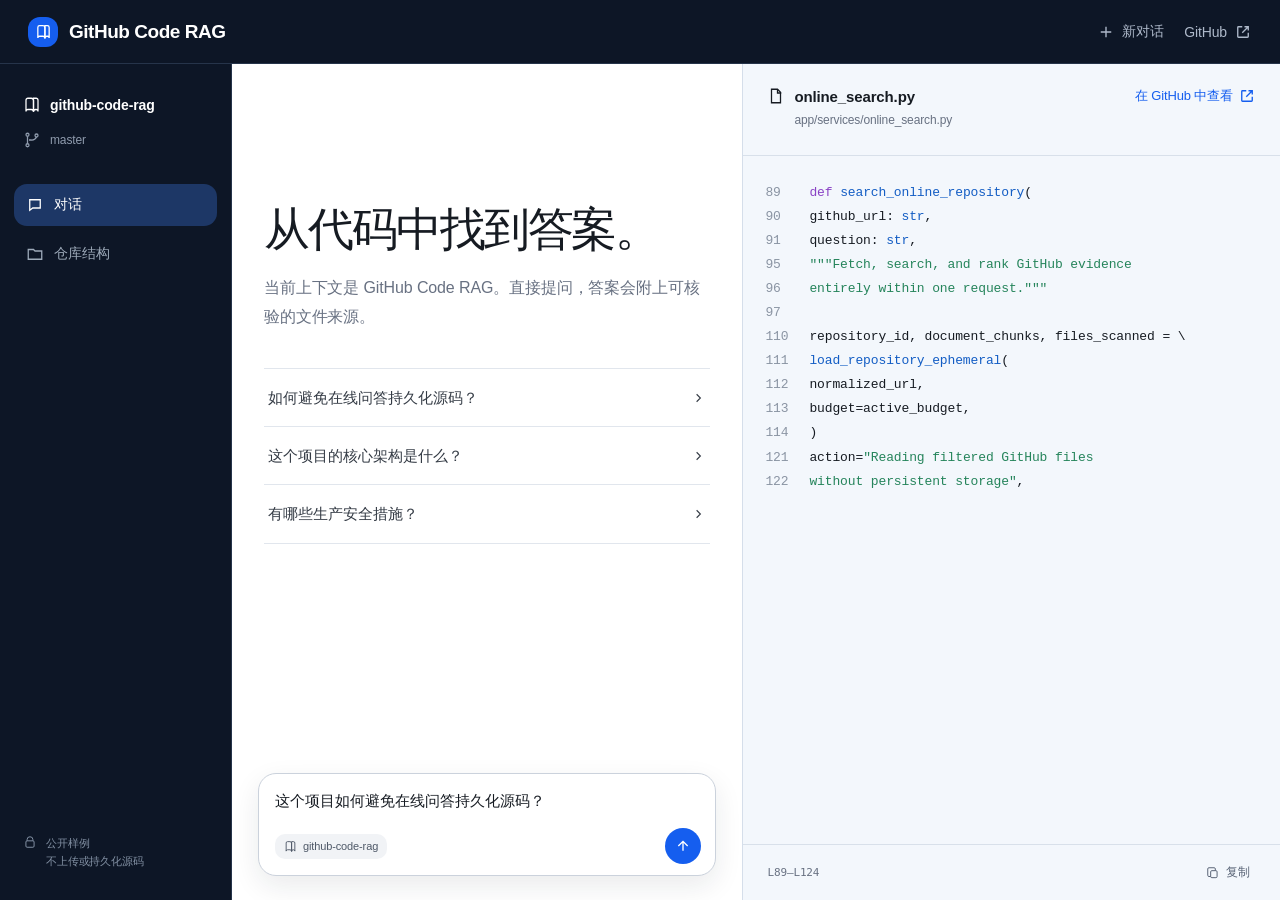
<file: demo/index.html>
<!doctype html>
<html lang="zh-CN">
<head>
  <meta charset="utf-8">
  <meta name="viewport" content="width=device-width,initial-scale=1">
  <meta name="description" content="GitHub Code RAG 在线交互演示：基于仓库上下文回答代码问题并提供文件来源。">
  <meta name="color-scheme" content="light">
  <link rel="icon" href="data:image/svg+xml,%3Csvg xmlns='http://www.w3.org/2000/svg' viewBox='0 0 64 64'%3E%3Crect width='64' height='64' rx='14' fill='%23155eef'/%3E%3Cpath d='M17 18h13a7 7 0 0 1 7 7v21H27a10 10 0 0 1-10-10V18Zm30 0H37v28h10V18Z' fill='white'/%3E%3C/svg%3E">
  <title>GitHub Code RAG · Online Demo</title>
  <style>
    :root{--ink:#0d1626;--ink-2:#121f34;--ink-line:#26344a;--paper:#fff;--evidence:#f3f7fc;--text:#161b22;--muted:#687182;--line:#e1e6ed;--blue:#155eef;--blue-soft:#eaf1ff;--green:#25845b;--purple:#8a43c5;--red:#c23a51;--radius:14px;font-family:"MiSans","HarmonyOS Sans SC","Noto Sans SC","PingFang SC",Inter,ui-sans-serif,-apple-system,BlinkMacSystemFont,"Segoe UI",sans-serif}
    *{box-sizing:border-box}body{margin:0;min-width:320px;min-height:100vh;color:var(--text);background:var(--ink);font-weight:400;letter-spacing:-.008em;-webkit-font-smoothing:antialiased}button,textarea{font:inherit}button,a{-webkit-tap-highlight-color:transparent}.icon{width:18px;height:18px;display:block;flex:none}.topbar{height:64px;display:flex;align-items:center;justify-content:space-between;padding:0 28px;color:#fff;border-bottom:1px solid var(--ink-line);background:var(--ink)}.brand{display:flex;align-items:center;gap:11px;color:#fff;font-size:19px;font-weight:620;letter-spacing:-.025em;text-decoration:none}.brand-mark{width:30px;height:30px;display:grid;place-items:center;border-radius:12px;background:var(--blue)}.brand-mark .icon{width:17px}.top-actions{display:flex;align-items:center;gap:20px}.top-action{display:inline-flex;align-items:center;gap:7px;padding:6px 0;color:#aeb9ca;background:none;border:0;font-size:14px;text-decoration:none;cursor:pointer}.top-action:hover{color:#fff}.layout{height:calc(100vh - 64px);min-height:620px;display:grid;grid-template-columns:232px minmax(470px,1fr) minmax(360px,42%)}
    .sidebar{display:flex;flex-direction:column;padding:22px 14px 18px;color:#c4ccda;background:var(--ink);border-right:1px solid var(--ink-line)}.repo{display:flex;align-items:center;gap:9px;min-width:0;padding:10px 9px;color:#fff;font-size:14px;font-weight:560}.repo span{overflow:hidden;text-overflow:ellipsis}.branch{display:flex;align-items:center;gap:9px;padding:7px 9px;color:#8f9bad;font-size:12px}.nav{display:grid;gap:7px;margin-top:28px}.nav-button{display:flex;align-items:center;gap:10px;padding:12px;color:#9eabba;background:transparent;border:0;border-radius:13px;font-size:14px;text-align:left;text-decoration:none;cursor:pointer}.nav-button:hover{color:#fff;background:#17263d}.nav-button.active{color:#fff;background:#1d3766}.privacy{display:flex;align-items:flex-start;gap:9px;margin-top:auto;padding:12px 9px;color:#8290a3;font-size:11px;line-height:1.65}.privacy .icon{width:14px;height:14px;margin-top:1px}
    .chat{min-width:0;display:grid;grid-template-rows:1fr auto;background:var(--paper)}.conversation{width:min(760px,calc(100% - 64px));margin:0 auto;padding:68px 0 36px;overflow:auto}.welcome{margin:70px auto 0;max-width:600px}.welcome h1{margin:0;font-size:clamp(32px,3.6vw,47px);line-height:1.18;letter-spacing:-.045em;font-weight:580}.welcome p{margin:18px 0 36px;color:var(--muted);font-size:16px;line-height:1.8}.suggestions{border-top:1px solid var(--line)}.suggestion{width:100%;display:flex;align-items:center;justify-content:space-between;gap:16px;padding:17px 4px;color:#343b45;background:transparent;border:0;border-bottom:1px solid var(--line);font-size:15px;line-height:1.55;text-align:left;cursor:pointer}.suggestion:hover{color:var(--blue);padding-left:10px}.suggestion .icon{width:15px}.thread{display:grid;gap:28px}.message{display:grid;grid-template-columns:34px minmax(0,1fr);gap:18px}.avatar{width:34px;height:34px;display:grid;place-items:center;border-radius:50%;color:#fff;background:var(--blue);font-size:11px;font-weight:650}.avatar.agent{color:var(--blue);background:var(--blue-soft)}.message-body{min-width:0;font-size:16px;line-height:1.9}.message-body p{margin:0}.retrieval{margin-left:52px;border-top:1px solid var(--line);border-bottom:1px solid var(--line)}.retrieval summary{min-height:54px;display:flex;align-items:center;justify-content:space-between;color:#454c56;cursor:pointer;font-size:14px;list-style:none}.retrieval summary::-webkit-details-marker{display:none}.summary-label{display:flex;align-items:center;gap:9px}.retrieval-list{display:grid;gap:10px;padding:0 0 17px 25px;color:var(--muted);font-size:12px}.retrieval-list span:before{content:"";display:inline-block;width:5px;height:5px;margin:0 9px 2px 0;border-radius:50%;background:#c2c9d2}.retrieval-list .done:before{background:var(--blue)}.chevron{transition:transform .2s}.retrieval[open] .chevron{transform:rotate(180deg)}.citations{display:flex;flex-wrap:wrap;gap:8px;margin-top:20px}.citation{display:inline-flex;align-items:center;gap:7px;padding:8px 11px;color:#354052;background:#f6f8fa;border:1px solid var(--line);border-radius:11px;font-size:13px;cursor:pointer}.citation:hover,.citation.active{color:var(--blue);background:var(--blue-soft);border-color:#bed0f8}.citation .icon{width:14px;height:14px}
    .composer-wrap{padding:18px 26px 24px;background:linear-gradient(to bottom,rgba(255,255,255,0),#fff 22%)}.composer{width:min(760px,100%);margin:auto;padding:14px 14px 11px 16px;border:1px solid #cbd2dc;border-radius:18px;background:#fff;box-shadow:0 10px 28px rgba(20,30,46,.09)}.composer:focus-within{border-color:#88aaf5;box-shadow:0 10px 30px rgba(21,94,239,.12)}textarea{width:100%;min-height:27px;max-height:110px;padding:0;color:var(--text);background:transparent;border:0;outline:0;resize:none;font-size:15px;line-height:1.7}textarea::placeholder{color:#9198a3}.composer-footer{display:flex;align-items:center;justify-content:space-between;margin-top:9px}.context-token{display:inline-flex;align-items:center;gap:6px;max-width:calc(100% - 50px);padding:6px 9px;color:#4f5968;background:#f1f3f6;border-radius:10px;font-size:11px}.context-token .icon{width:13px;height:13px}.send{width:36px;height:36px;display:grid;place-items:center;color:#fff;background:var(--blue);border:0;border-radius:50%;cursor:pointer}.send:hover{background:#0b4fd5}.send:disabled{color:#9da5b0;background:#e8ebef;cursor:not-allowed}.send .icon{width:16px;height:16px}
    .evidence{min-width:0;display:grid;grid-template-rows:auto 1fr auto;background:var(--evidence);border-left:1px solid #d5deea}.evidence-head{min-height:92px;display:flex;align-items:flex-start;justify-content:space-between;gap:16px;padding:23px 24px 19px;border-bottom:1px solid #d8e0ea}.file-title{display:flex;align-items:center;gap:9px;font-size:15px;font-weight:620}.file-path{margin:8px 0 0 27px;color:var(--muted);font-size:12px}.evidence-actions{display:flex;align-items:center;gap:12px}.github-file{display:inline-flex;align-items:center;gap:5px;color:var(--blue);font-size:13px;text-decoration:none}.close-evidence{display:none;color:var(--muted);background:none;border:0;cursor:pointer}.code{overflow:auto;padding:25px 0;font:13px/1.85 "SFMono-Regular",Consolas,"Liberation Mono",monospace}.code-line{display:grid;grid-template-columns:44px minmax(max-content,1fr);padding:0 22px}.code-line:hover{background:#eaf0f8}.ln{color:#8a94a3;user-select:none}.kw{color:var(--purple)}.fn{color:#135dc4}.str{color:var(--green)}.cm{color:#33805d}.val{color:var(--red)}.evidence-foot{min-height:56px;display:flex;align-items:center;justify-content:space-between;padding:0 24px;color:var(--muted);border-top:1px solid #d8e0ea;font:11px "SFMono-Regular",Consolas,monospace}.copy{display:inline-flex;align-items:center;gap:6px;color:#596476;background:none;border:0;font:12px "MiSans","HarmonyOS Sans SC",sans-serif;cursor:pointer}.copy .icon{width:14px;height:14px}:focus-visible{outline:3px solid rgba(66,125,255,.35);outline-offset:2px}
    @media(max-width:1050px){.layout{grid-template-columns:190px minmax(470px,1fr)}.evidence{position:fixed;z-index:20;top:64px;right:0;bottom:0;width:min(480px,92vw);box-shadow:-18px 0 40px rgba(6,14,27,.18);transform:translateX(105%);transition:transform .24s ease}.evidence.open{transform:translateX(0)}.close-evidence{display:block}.github-file span{display:none}}
    @media(max-width:720px){.topbar{height:56px;padding:0 16px}.brand{font-size:15px}.top-actions{gap:14px}.new-label{display:none}.layout{height:calc(100vh - 56px);min-height:560px;display:block}.sidebar{height:52px;display:flex;flex-direction:row;align-items:center;padding:0 14px;border-right:0;border-bottom:1px solid var(--ink-line)}.repo{max-width:58vw;padding:8px 3px}.branch{margin-left:auto}.nav,.privacy{display:none}.chat{height:calc(100vh - 108px)}.conversation{width:calc(100% - 32px);padding:34px 0 20px}.welcome{margin-top:24px}.welcome h1{font-size:31px}.suggestion{padding:14px 1px}.message{grid-template-columns:26px minmax(0,1fr);gap:11px}.avatar{width:26px;height:26px;border-radius:8px}.retrieval{margin-left:37px}.composer-wrap{padding:12px}.evidence{top:56px;width:100vw}.evidence-head{min-height:78px;padding:18px}.code-line{padding:0 16px}.evidence-foot{padding:0 18px}}
    @media(prefers-reduced-motion:reduce){*,*:before,*:after{scroll-behavior:auto!important;transition-duration:.01ms!important}}
  </style>
</head>
<body>
  <header class="topbar">
    <a class="brand" href="./"><span class="brand-mark"><svg class="icon" viewBox="0 0 24 24" fill="none" stroke="currentColor" stroke-width="1.8" aria-hidden="true"><path d="M4 5.5A2.5 2.5 0 0 1 6.5 3H11a3 3 0 0 1 3 3v15a3 3 0 0 0-3-3H6.5A2.5 2.5 0 0 0 4 20.5v-15Z"/><path d="M20 5.5A2.5 2.5 0 0 0 17.5 3H14v18a3 3 0 0 1 3-3h.5a2.5 2.5 0 0 1 2.5 2.5v-15Z"/></svg></span>GitHub Code RAG</a>
    <div class="top-actions"><button class="top-action" id="newChat" type="button"><svg class="icon" viewBox="0 0 24 24" fill="none" stroke="currentColor" stroke-width="1.8"><path d="M12 5v14M5 12h14"/></svg><span class="new-label">新对话</span></button><a class="top-action" href="https://github.com/Kankandesuyo/github-code-rag" target="_blank" rel="noopener noreferrer">GitHub<svg class="icon" viewBox="0 0 24 24" fill="none" stroke="currentColor" stroke-width="1.8"><path d="M14 5h5v5M19 5l-8 8"/><path d="M19 13v5a1 1 0 0 1-1 1H6a1 1 0 0 1-1-1V6a1 1 0 0 1 1-1h5"/></svg></a></div>
  </header>
  <div class="layout">
    <aside class="sidebar" aria-label="仓库上下文">
      <div class="repo"><svg class="icon" viewBox="0 0 24 24" fill="none" stroke="currentColor" stroke-width="1.7"><path d="M4 5.5A2.5 2.5 0 0 1 6.5 3H11a3 3 0 0 1 3 3v15a3 3 0 0 0-3-3H6.5A2.5 2.5 0 0 0 4 20.5v-15Z"/><path d="M20 5.5A2.5 2.5 0 0 0 17.5 3H14v18a3 3 0 0 1 3-3h.5a2.5 2.5 0 0 1 2.5 2.5v-15Z"/></svg><span>github-code-rag</span></div>
      <div class="branch"><svg class="icon" viewBox="0 0 24 24" fill="none" stroke="currentColor" stroke-width="1.7"><circle cx="6" cy="5" r="2"/><circle cx="18" cy="6" r="2"/><circle cx="6" cy="19" r="2"/><path d="M6 7v10M8 12h3a7 7 0 0 0 7-4"/></svg>master</div>
      <nav class="nav"><button class="nav-button active" type="button"><svg class="icon" viewBox="0 0 24 24" fill="none" stroke="currentColor" stroke-width="1.7"><path d="M5 5h14v11H9l-4 3V5Z"/></svg>对话</button><a class="nav-button" href="https://github.com/Kankandesuyo/github-code-rag" target="_blank" rel="noopener noreferrer"><svg class="icon" viewBox="0 0 24 24" fill="none" stroke="currentColor" stroke-width="1.7"><path d="M3 6h7l2 2h9v11H3z"/></svg>仓库结构</a></nav>
      <div class="privacy"><svg class="icon" viewBox="0 0 24 24" fill="none" stroke="currentColor" stroke-width="1.7"><path d="M7 10V8a5 5 0 0 1 10 0v2"/><rect x="5" y="10" width="14" height="11" rx="2"/></svg><span>公开样例<br>不上传或持久化源码</span></div>
    </aside>
    <main class="chat">
      <section class="conversation" aria-live="polite">
        <div class="welcome" id="welcome"><h1>从代码中找到答案。</h1><p>当前上下文是 GitHub Code RAG。直接提问，答案会附上可核验的文件来源。</p><div class="suggestions" aria-label="示例问题"><button class="suggestion" type="button">如何避免在线问答持久化源码？<svg class="icon" viewBox="0 0 24 24" fill="none" stroke="currentColor" stroke-width="1.8"><path d="m9 6 6 6-6 6"/></svg></button><button class="suggestion" type="button">这个项目的核心架构是什么？<svg class="icon" viewBox="0 0 24 24" fill="none" stroke="currentColor" stroke-width="1.8"><path d="m9 6 6 6-6 6"/></svg></button><button class="suggestion" type="button">有哪些生产安全措施？<svg class="icon" viewBox="0 0 24 24" fill="none" stroke="currentColor" stroke-width="1.8"><path d="m9 6 6 6-6 6"/></svg></button></div></div>
        <div class="thread" id="thread" hidden></div>
      </section>
      <div class="composer-wrap"><form class="composer" id="composer"><label for="question" hidden>向当前仓库提问</label><textarea id="question" rows="1" maxlength="500" placeholder="向这个仓库提问…">这个项目如何避免在线问答持久化源码？</textarea><div class="composer-footer"><span class="context-token"><svg class="icon" viewBox="0 0 24 24" fill="none" stroke="currentColor" stroke-width="1.7"><path d="M4 5.5A2.5 2.5 0 0 1 6.5 3H11a3 3 0 0 1 3 3v15a3 3 0 0 0-3-3H6.5A2.5 2.5 0 0 0 4 20.5v-15Z"/><path d="M20 5.5A2.5 2.5 0 0 0 17.5 3H14v18a3 3 0 0 1 3-3h.5a2.5 2.5 0 0 1 2.5 2.5v-15Z"/></svg>github-code-rag</span><button class="send" id="send" type="submit" aria-label="发送问题"><svg class="icon" viewBox="0 0 24 24" fill="none" stroke="currentColor" stroke-width="2"><path d="m5 12 7-7 7 7M12 5v14"/></svg></button></div></form></div>
    </main>
    <aside class="evidence" id="evidence" aria-label="代码证据">
      <header class="evidence-head"><div><div class="file-title"><svg class="icon" viewBox="0 0 24 24" fill="none" stroke="currentColor" stroke-width="1.7"><path d="M6 3h8l4 4v14H6z"/><path d="M14 3v5h5"/></svg><span id="fileName">online_search.py</span></div><p class="file-path" id="filePath">app/services/online_search.py</p></div><div class="evidence-actions"><a class="github-file" id="fileLink" href="https://github.com/Kankandesuyo/github-code-rag/blob/master/app/services/online_search.py#L89-L124" target="_blank" rel="noopener noreferrer"><span>在 GitHub 中查看</span><svg class="icon" viewBox="0 0 24 24" fill="none" stroke="currentColor" stroke-width="1.8"><path d="M14 5h5v5M19 5l-8 8"/><path d="M19 13v5a1 1 0 0 1-1 1H6a1 1 0 0 1-1-1V6a1 1 0 0 1 1-1h5"/></svg></a><button class="close-evidence" id="closeEvidence" type="button" aria-label="关闭代码证据"><svg class="icon" viewBox="0 0 24 24" fill="none" stroke="currentColor" stroke-width="1.8"><path d="m6 6 12 12M18 6 6 18"/></svg></button></div></header>
      <div class="code" id="code"><div class="code-line"><span class="ln">89</span><span><span class="kw">def</span> <span class="fn">search_online_repository</span>(</span></div><div class="code-line"><span class="ln">90</span><span>    github_url: <span class="fn">str</span>,</span></div><div class="code-line"><span class="ln">91</span><span>    question: <span class="fn">str</span>,</span></div><div class="code-line"><span class="ln">95</span><span>    <span class="str">&quot;&quot;&quot;Fetch, search, and rank GitHub evidence</span></span></div><div class="code-line"><span class="ln">96</span><span>    <span class="str">entirely within one request.&quot;&quot;&quot;</span></span></div><div class="code-line"><span class="ln">97</span><span>&nbsp;</span></div><div class="code-line"><span class="ln">110</span><span>    repository_id, document_chunks, files_scanned = \</span></div><div class="code-line"><span class="ln">111</span><span>        <span class="fn">load_repository_ephemeral</span>(</span></div><div class="code-line"><span class="ln">112</span><span>            normalized_url,</span></div><div class="code-line"><span class="ln">113</span><span>            budget=active_budget,</span></div><div class="code-line"><span class="ln">114</span><span>        )</span></div><div class="code-line"><span class="ln">121</span><span>        action=<span class="str">&quot;Reading filtered GitHub files</span></span></div><div class="code-line"><span class="ln">122</span><span>        <span class="str">without persistent storage&quot;</span>,</span></div></div>
      <footer class="evidence-foot"><span id="lineRef">L89–L124</span><button class="copy" id="copyCode" type="button"><svg class="icon" viewBox="0 0 24 24" fill="none" stroke="currentColor" stroke-width="1.7"><rect x="8" y="8" width="11" height="12" rx="2"/><path d="M16 8V5a2 2 0 0 0-2-2H5a2 2 0 0 0-2 2v11a2 2 0 0 0 2 2h3"/></svg><span>复制</span></button></footer>
    </aside>
  </div>
  <script>
    const $=s=>document.querySelector(s),wait=ms=>new Promise(r=>setTimeout(r,ms));
    const composer=$('#composer'),question=$('#question'),send=$('#send'),welcome=$('#welcome'),thread=$('#thread'),evidence=$('#evidence'),onlineCode=$('#code').innerHTML;
    const icon={search:'<svg class="icon" viewBox="0 0 24 24" fill="none" stroke="currentColor" stroke-width="1.8"><circle cx="11" cy="11" r="6"/><path d="m16 16 4 4"/></svg>',chevron:'<svg class="icon chevron" viewBox="0 0 24 24" fill="none" stroke="currentColor" stroke-width="1.8"><path d="m8 10 4 4 4-4"/></svg>',file:'<svg class="icon" viewBox="0 0 24 24" fill="none" stroke="currentColor" stroke-width="1.7"><path d="M6 3h8l4 4v14H6z"/><path d="M14 3v5h5"/></svg>'};
    function message(role,text){const row=document.createElement('div'),avatar=document.createElement('span'),body=document.createElement('div'),p=document.createElement('p');row.className='message';avatar.className=`avatar${role==='agent'?' agent':''}`;avatar.textContent=role==='agent'?'AI':'你';body.className='message-body';p.textContent=text;body.append(p);row.append(avatar,body);thread.append(row);return body}
    function retrieval(){const d=document.createElement('details');d.className='retrieval';d.open=true;d.innerHTML=`<summary><span class="summary-label">${icon.search}<b>正在检索相关代码</b></span>${icon.chevron}</summary><div class="retrieval-list"><span>读取仓库结构与安全边界</span><span>检索相关代码片段</span><span>生成带来源回答</span></div>`;thread.append(d);return d}
    function sources(body){const box=document.createElement('div');box.className='citations';[['online_search.py','online'],['main.py','main'],['README.md','readme']].forEach(([name,key],i)=>{const b=document.createElement('button');b.type='button';b.className=`citation${i===0?' active':''}`;b.dataset.source=key;b.innerHTML=`${icon.file}${name}`;b.addEventListener('click',()=>showEvidence(key,b));box.append(b)});body.append(box)}
    function showEvidence(key,button){document.querySelectorAll('.citation').forEach(x=>x.classList.remove('active'));button?.classList.add('active');evidence.classList.add('open');const data={online:['online_search.py','app/services/online_search.py','L89–L124','https://github.com/Kankandesuyo/github-code-rag/blob/master/app/services/online_search.py#L89-L124',null],main:['main.py','app/main.py','L648–L701','https://github.com/Kankandesuyo/github-code-rag/blob/master/app/main.py#L648-L701',[[648,'@app.post('],[649,'    "/chat/online",'],[652,'def chat_online(request: OnlineChatRequest):'],[653,'    if not _online_chat_slots.acquire(blocking=False):'],[654,'        raise HTTPException(status_code=429, ...)'],[658,'    result = search_online_repository('],[659,'        request.github_url, request.question'],[660,'    )'],[701,'    _online_chat_slots.release()']]],readme:['README.md','README.md','L300–L354','https://github.com/Kankandesuyo/github-code-rag/blob/master/README.md#L300-L354',[[300,'联网模式不持久化源码和索引，但会在请求内存中临时读取。'],[301,'选中的脱敏代码片段可能发送给配置的模型服务。'],[349,'POST /chat/online'],[354,'repository_saved 固定为 false，请求失败也不留下半成品。']]]}[key];$('#fileName').textContent=data[0];$('#filePath').textContent=data[1];$('#lineRef').textContent=data[2];$('#fileLink').href=data[3];const code=$('#code');if(!data[4]){code.innerHTML=onlineCode}else{code.replaceChildren();data[4].forEach(([line,text])=>{const row=document.createElement('div'),number=document.createElement('span'),content=document.createElement('span');row.className='code-line';number.className='ln';number.textContent=line;content.textContent=text;row.append(number,content);code.append(row)})}}
    async function ask(text){text=text.trim();if(!text||send.disabled)return;welcome.hidden=true;thread.hidden=false;message('user',text);const d=retrieval(),steps=[...d.querySelectorAll('.retrieval-list span')];send.disabled=question.disabled=true;question.value='';for(const step of steps){await wait(380);step.classList.add('done')}d.querySelector('b').textContent='已检索相关代码';d.open=false;const body=message('agent','在线模式在单次请求内读取经过过滤的公开源码，并关闭持久化。检索与回答完成后，不写入仓库快照、manifest 或向量集合。只有主动切换到深度分析时，才会建立持久知识库。');sources(body);send.disabled=question.disabled=false;question.placeholder='继续追问这个仓库…';showEvidence('online',body.querySelector('.citation'));question.focus()}
    composer.addEventListener('submit',e=>{e.preventDefault();ask(question.value)});question.addEventListener('keydown',e=>{if(e.key==='Enter'&&!e.shiftKey){e.preventDefault();composer.requestSubmit()}});question.addEventListener('input',()=>{question.style.height='auto';question.style.height=`${Math.min(question.scrollHeight,110)}px`});document.querySelectorAll('.suggestion').forEach(b=>b.addEventListener('click',()=>ask(b.textContent)));$('#newChat').addEventListener('click',()=>{thread.replaceChildren();thread.hidden=true;welcome.hidden=false;evidence.classList.remove('open');question.value='';question.placeholder='向这个仓库提问…';question.focus()});$('#closeEvidence').addEventListener('click',()=>evidence.classList.remove('open'));$('#copyCode').addEventListener('click',async()=>{await navigator.clipboard?.writeText($('#code').innerText);$('#copyCode span').textContent='已复制';setTimeout(()=>$('#copyCode span').textContent='复制',1200)});
  </script>
</body>
</html>
</file>
